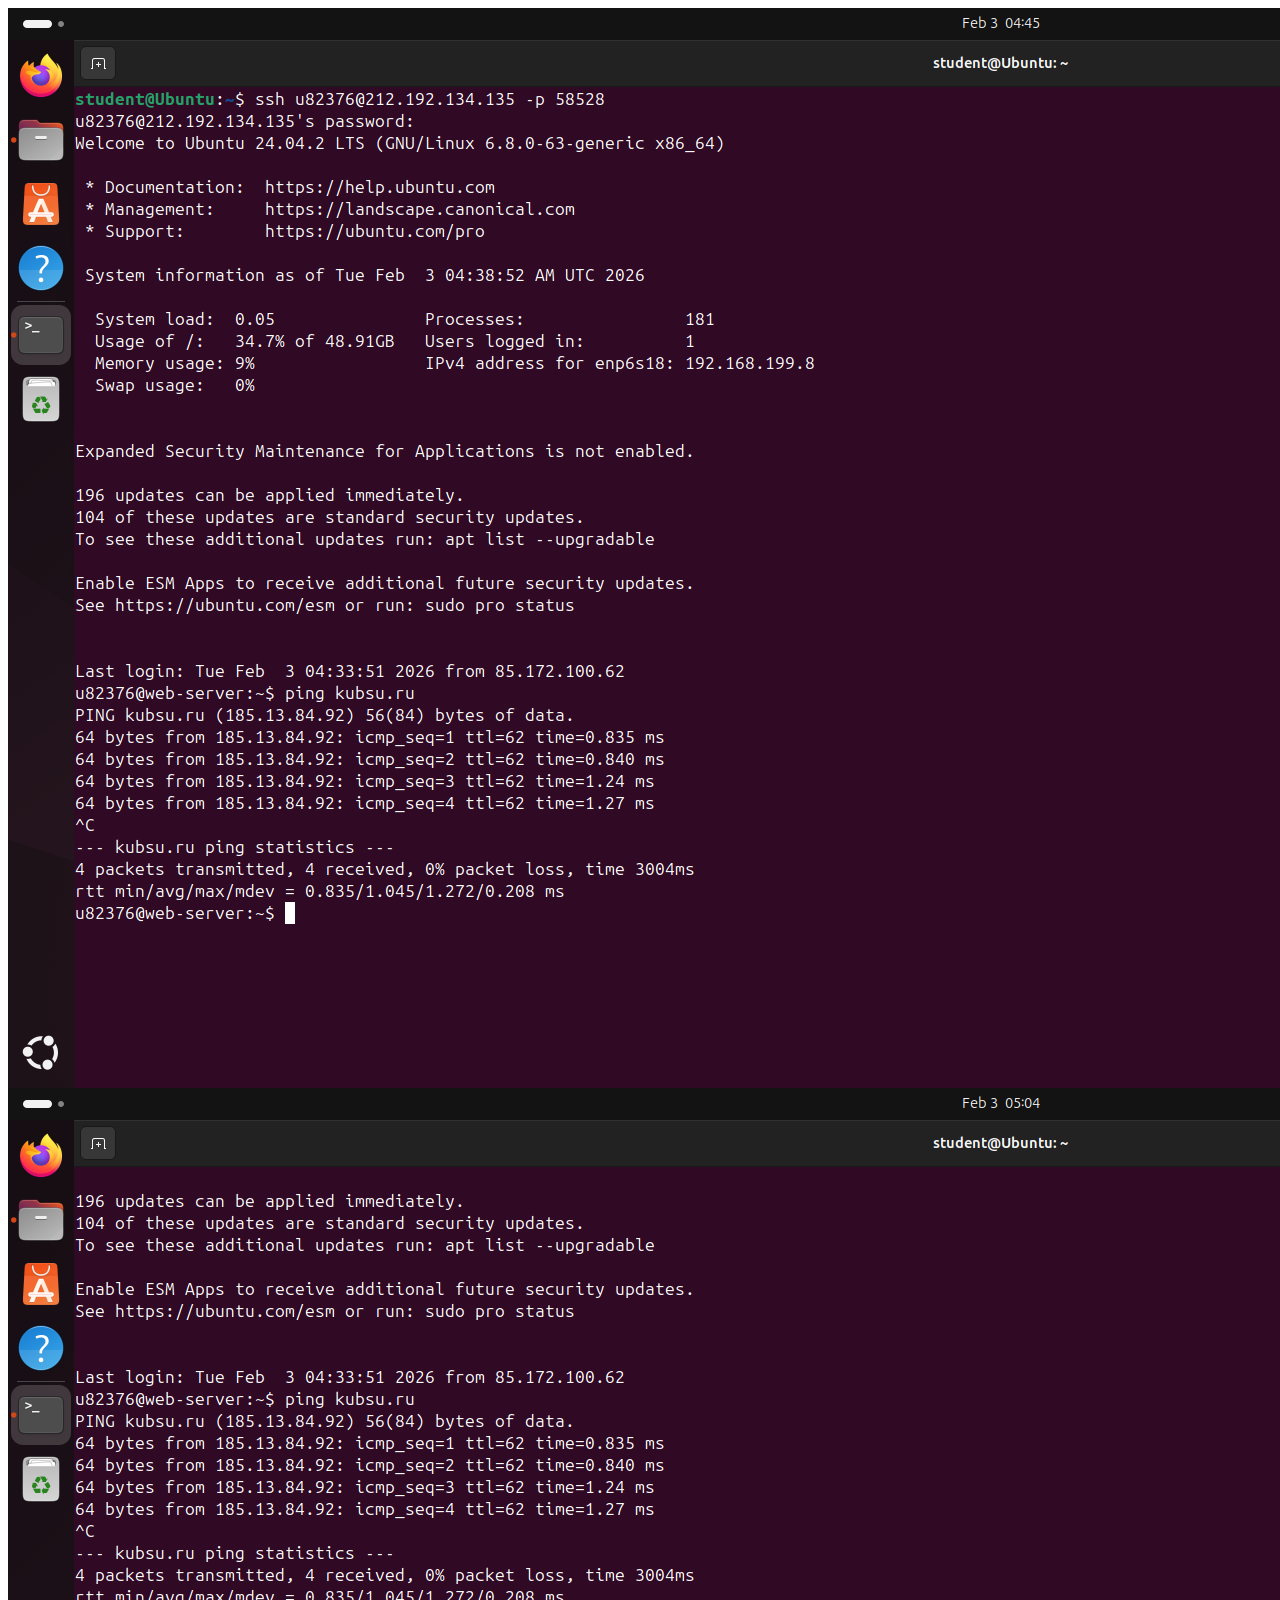
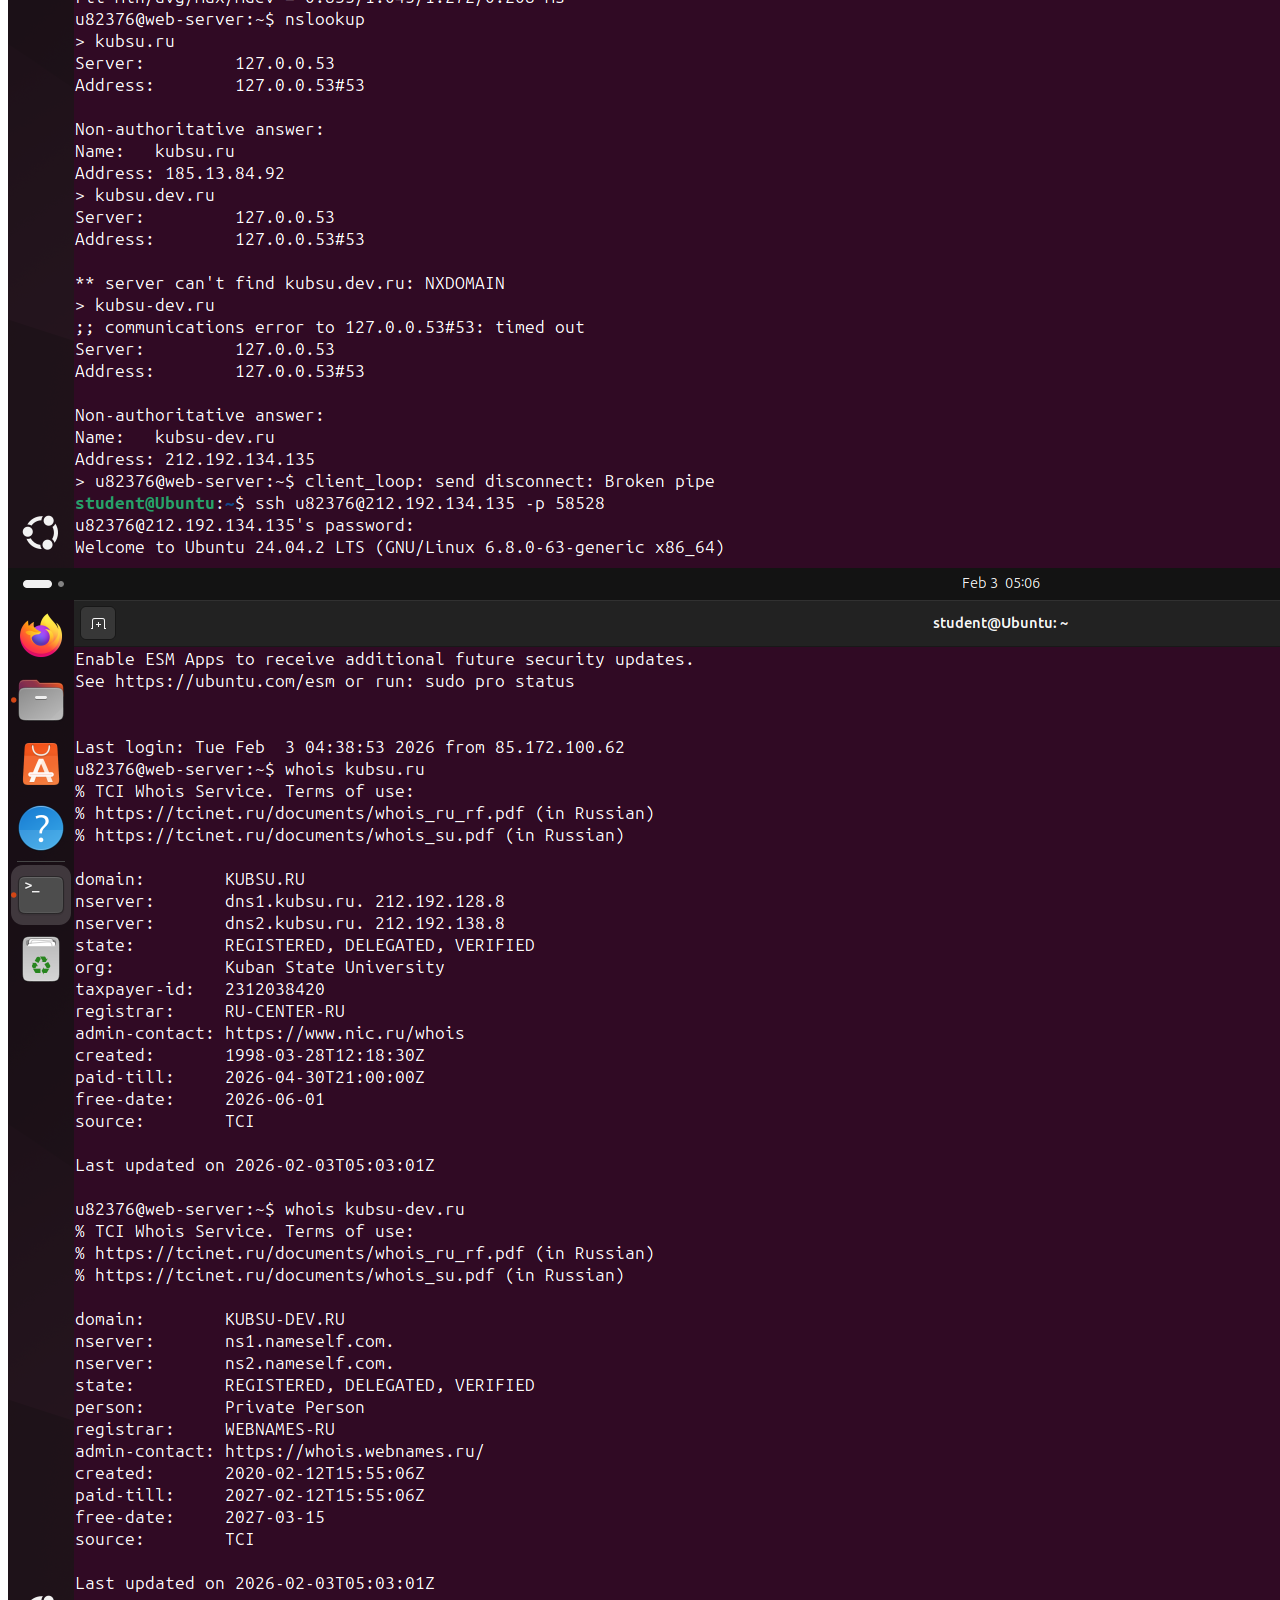
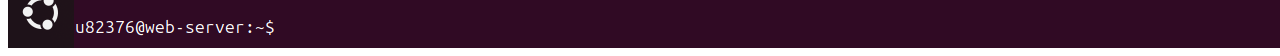
<file: index.html>
﻿<!DOCKTYPE html>
<html lang="ru">
<head>
    <meta charset="utf-8" />
    <title>Web_backend_1</title>

</head>

<body>
    <img src="Images/Screenshots/Screenshot from 2026-02-03 04-45-58.png" alt="screenshoot ping" />
    <img src="Images/Screenshots/Screenshot from 2026-02-03 05-04-49.png" alt="screenshoot nslookup" />
    <img src="Images/Screenshots/Screenshot from 2026-02-03 05-06-57.png" alt="screenshoot whois" />
</body>
</file>
